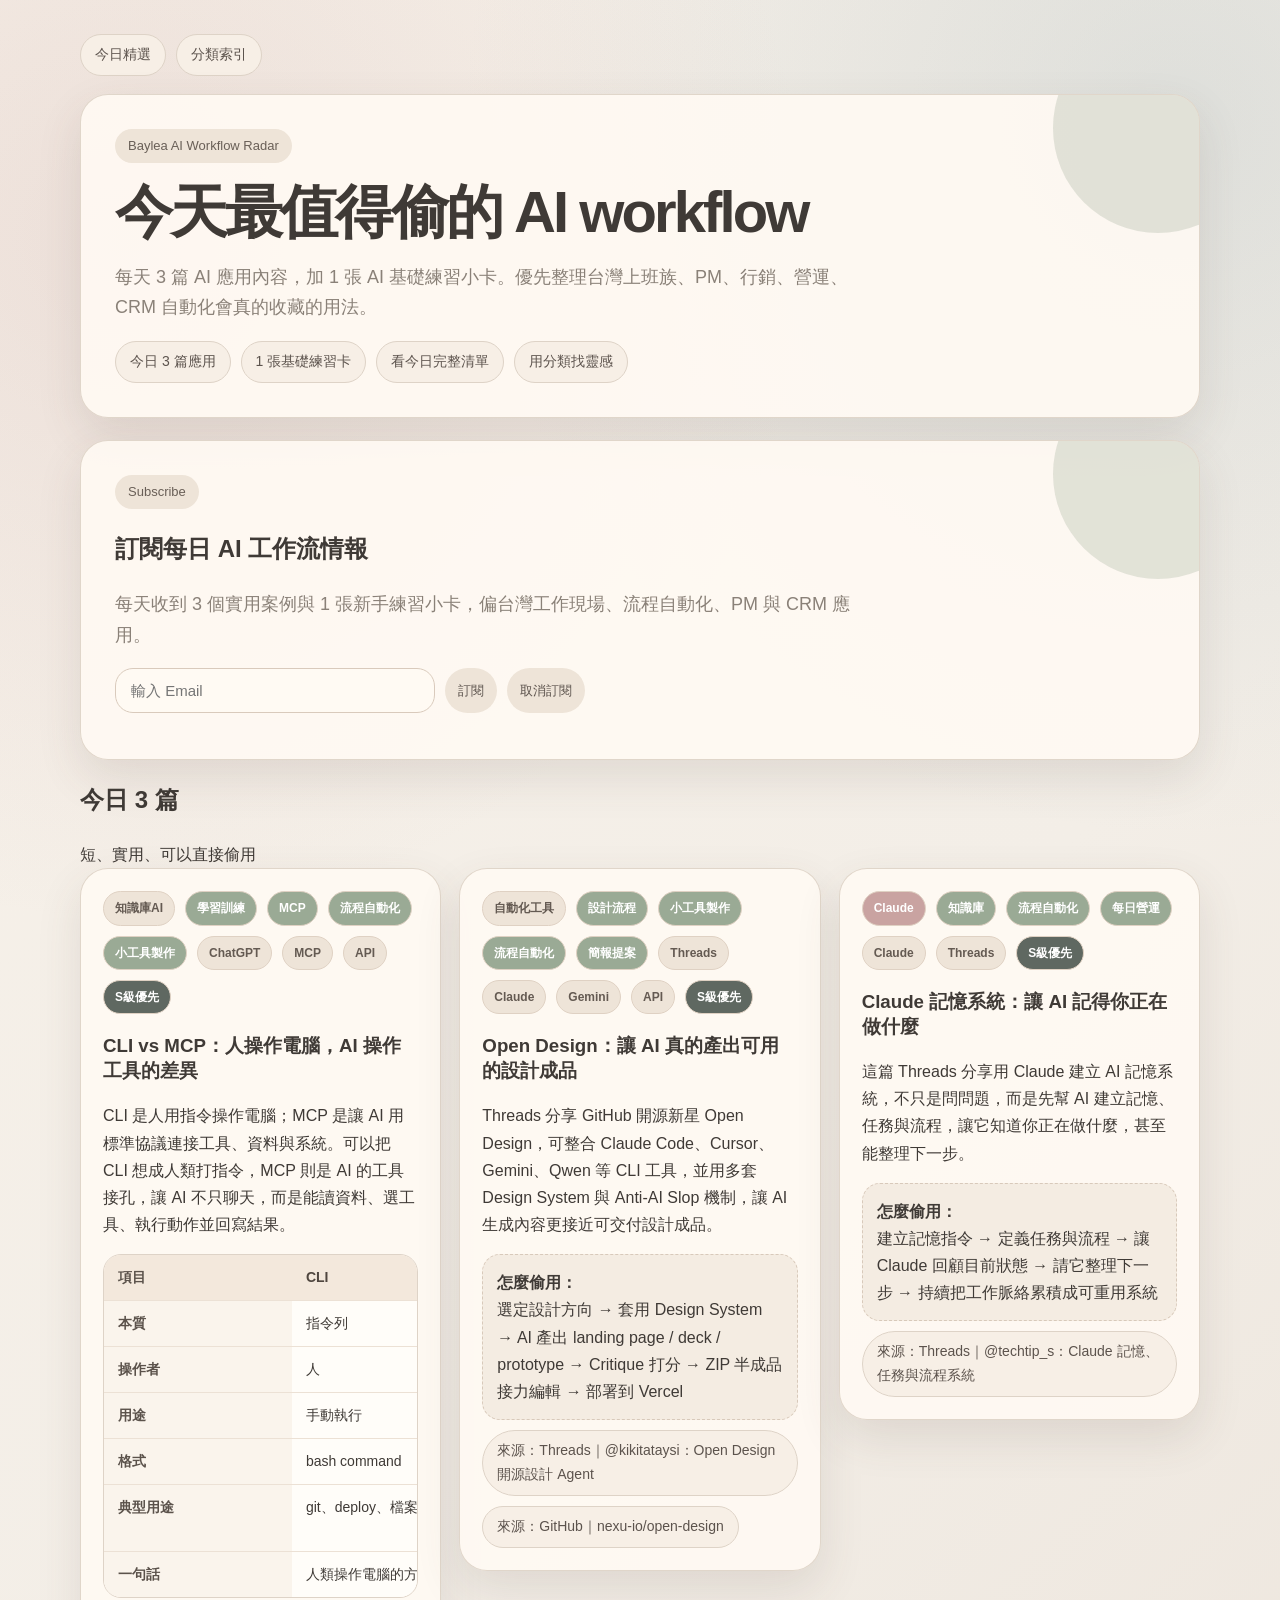
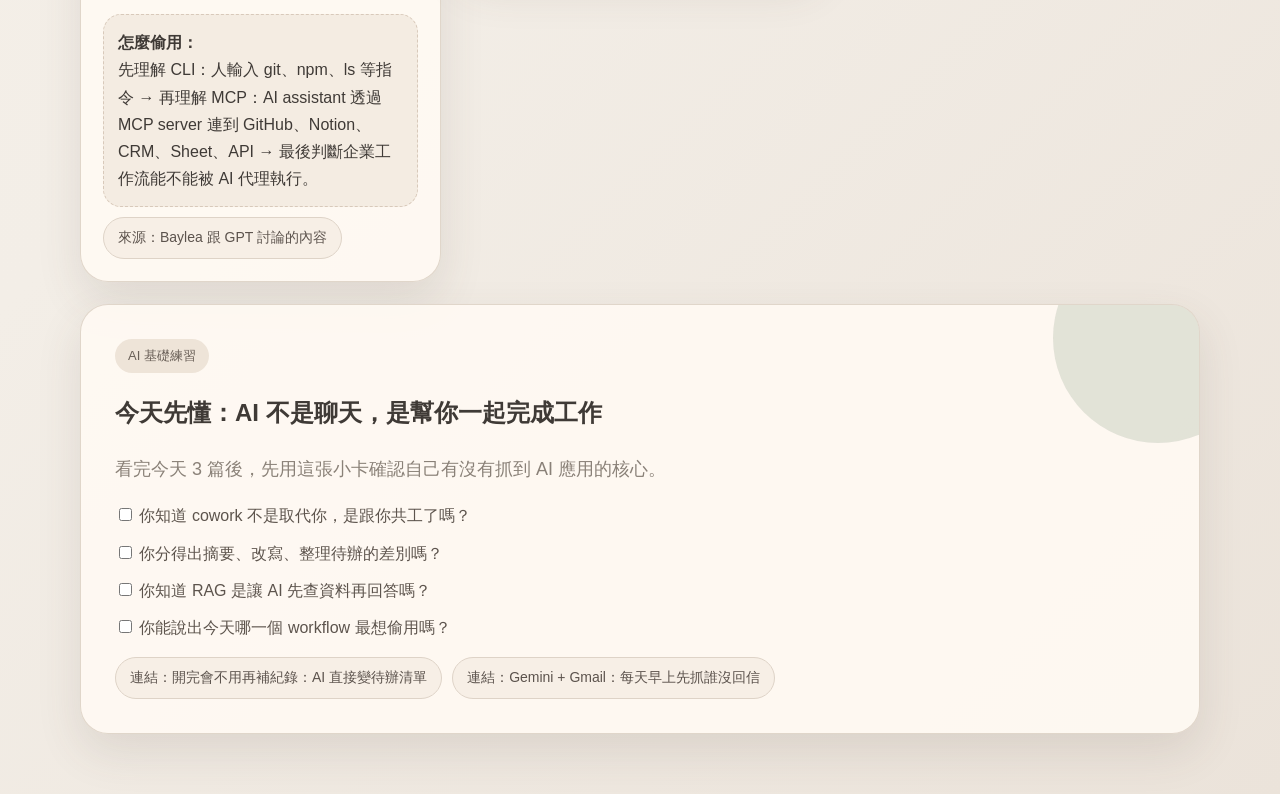
<file: index.html>
<!DOCTYPE html><html lang="zh-Hant"><head><meta charset="UTF-8"><meta name="viewport" content="width=device-width,initial-scale=1.0"><title>今天最值得偷的 AI workflow</title><link rel="stylesheet" href="assets/style.css"></head><body><main class="wrap"><nav class="nav"><a class="pill" href="index.html">今日精選</a><a class="pill" href="category.html">分類索引</a></nav><section class="hero"><div class="eyebrow">Baylea AI Workflow Radar</div><h1>今天最值得偷的 AI workflow</h1><p class="sub">每天 3 篇 AI 應用內容，加 1 張 AI 基礎練習小卡。優先整理台灣上班族、PM、行銷、營運、CRM 自動化會真的收藏的用法。</p><div class="meta"><span class="pill">今日 3 篇應用</span><span class="pill">1 張基礎練習卡</span><a class="pill" href="daily/2026-05-28.html">看今日完整清單</a><a class="pill" href="category.html">用分類找靈感</a></div></section><section class="hero" style="margin-top:22px"><div class="eyebrow">Subscribe</div><h2>訂閱每日 AI 工作流情報</h2><p class="sub">每天收到 3 個實用案例與 1 張新手練習小卡，偏台灣工作現場、流程自動化、PM 與 CRM 應用。</p><div class="meta"><input id="subscribeEmail" class="searchbar" style="max-width:320px;margin:0" placeholder="輸入 Email" /><button class="btn" onclick="submitSubscription('subscribe')">訂閱</button><button class="btn" onclick="submitSubscription('unsubscribe')">取消訂閱</button></div><div id="subscribeMessage" style="margin-top:12px;color:#8a8178"></div></section><div class="section-title"><h2>今日 3 篇</h2><span>短、實用、可以直接偷用</span></div><section id="latestGrid" class="grid"></section><div id="practiceHost"></div></main><script src="assets/config.js"></script><script src="assets/app.js"></script><script>renderLatest();</script></body></html>
</file>
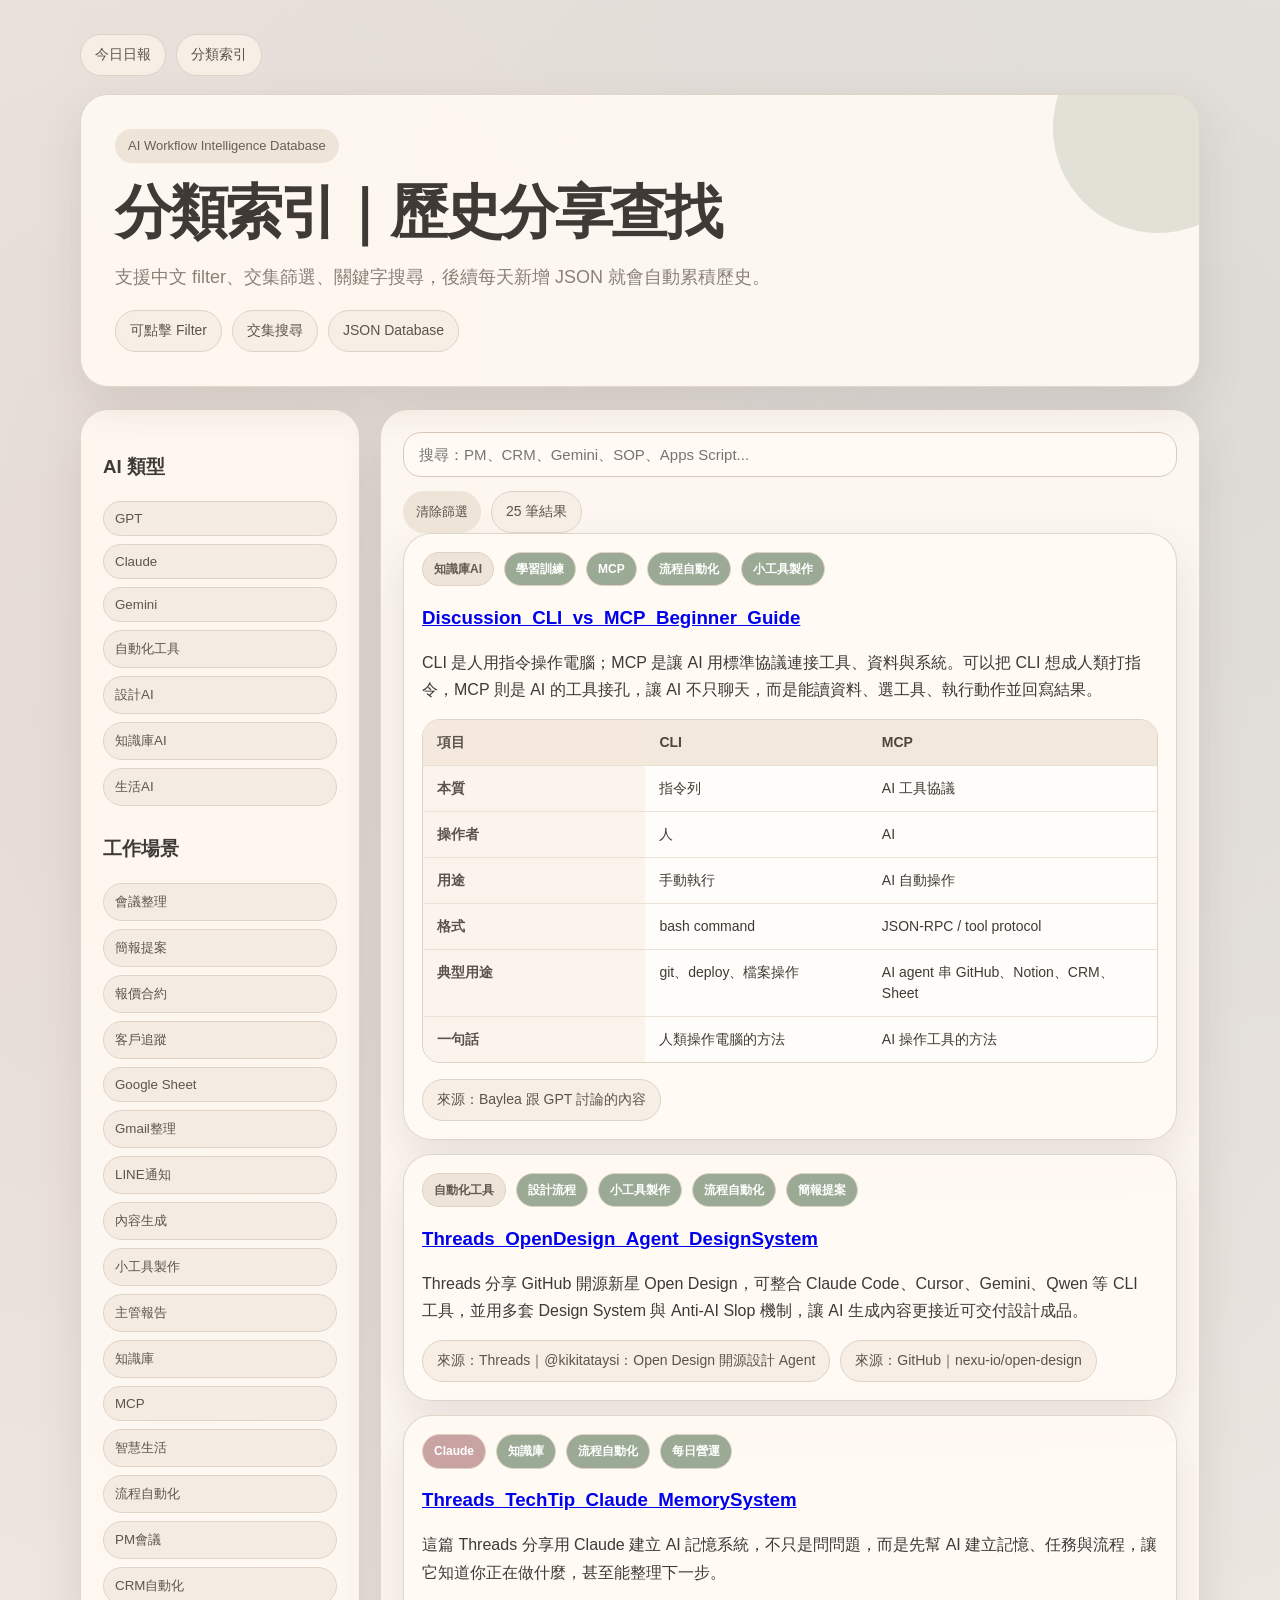
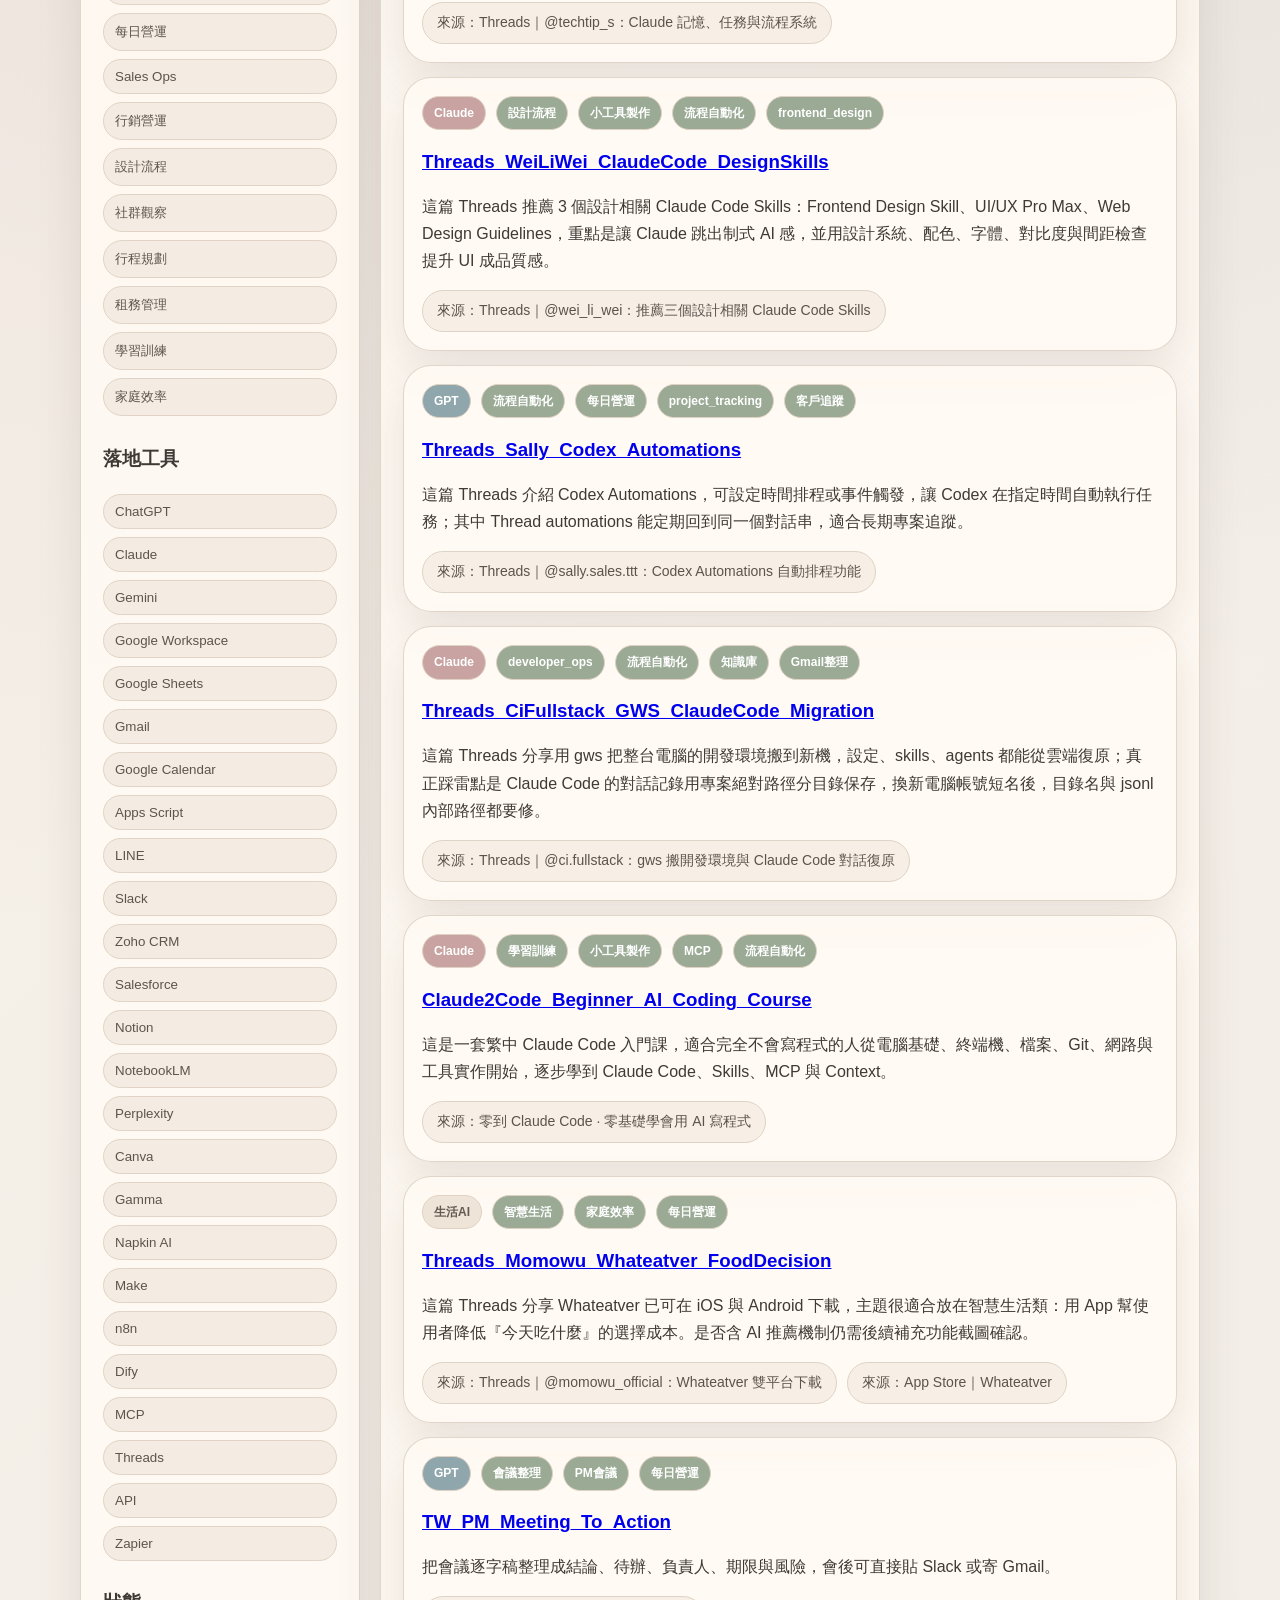
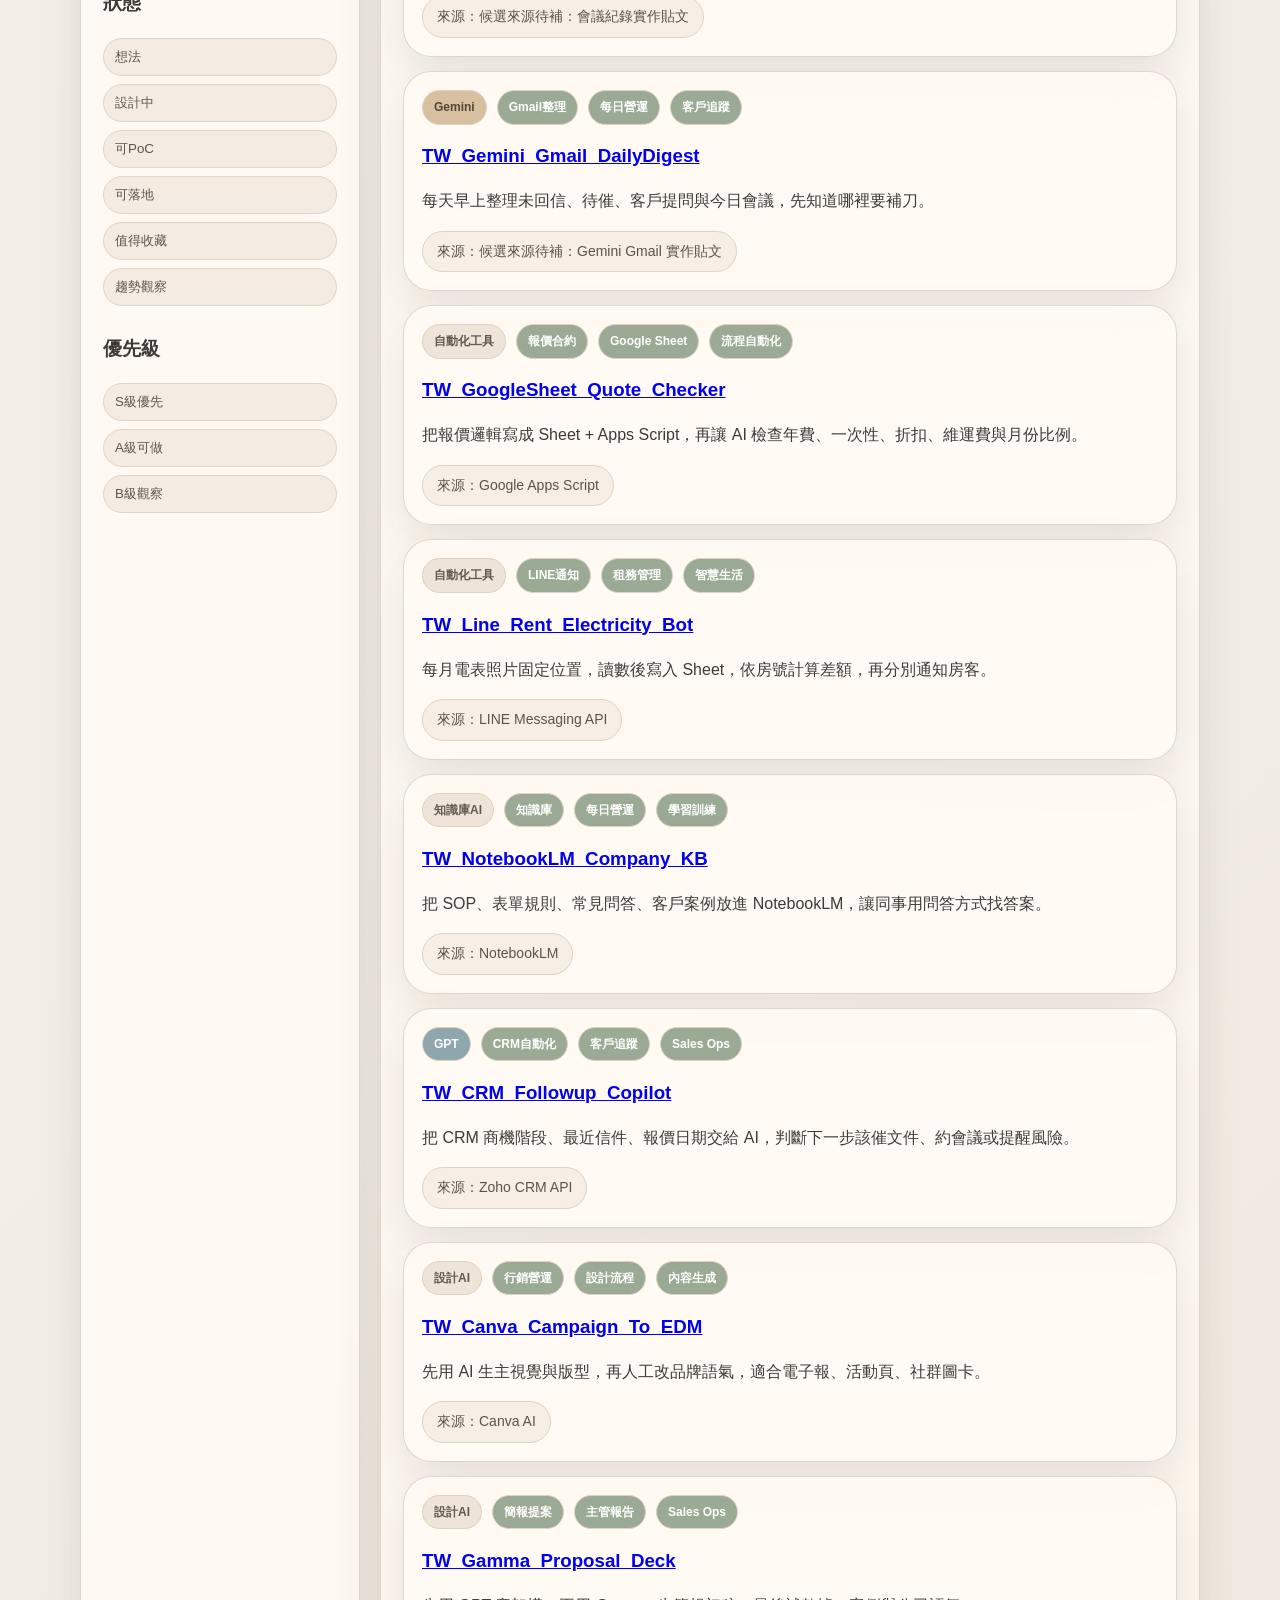
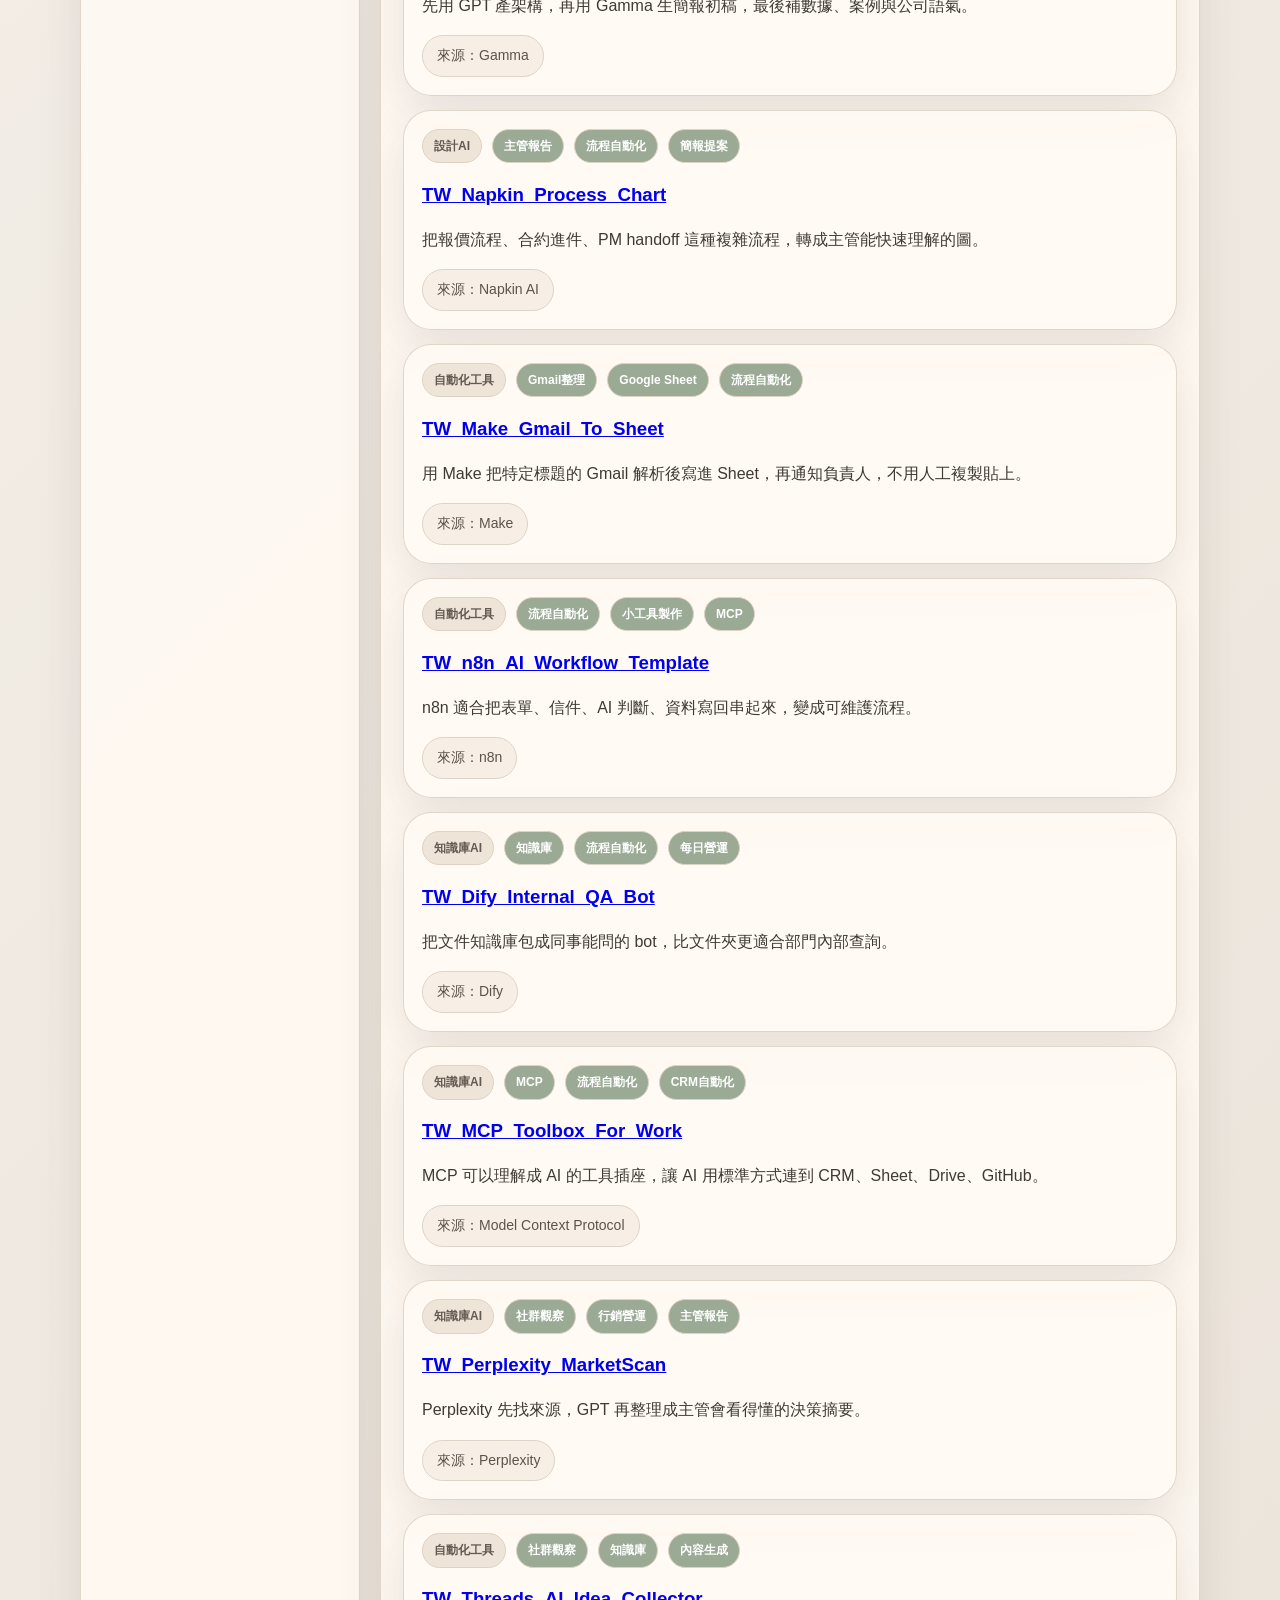
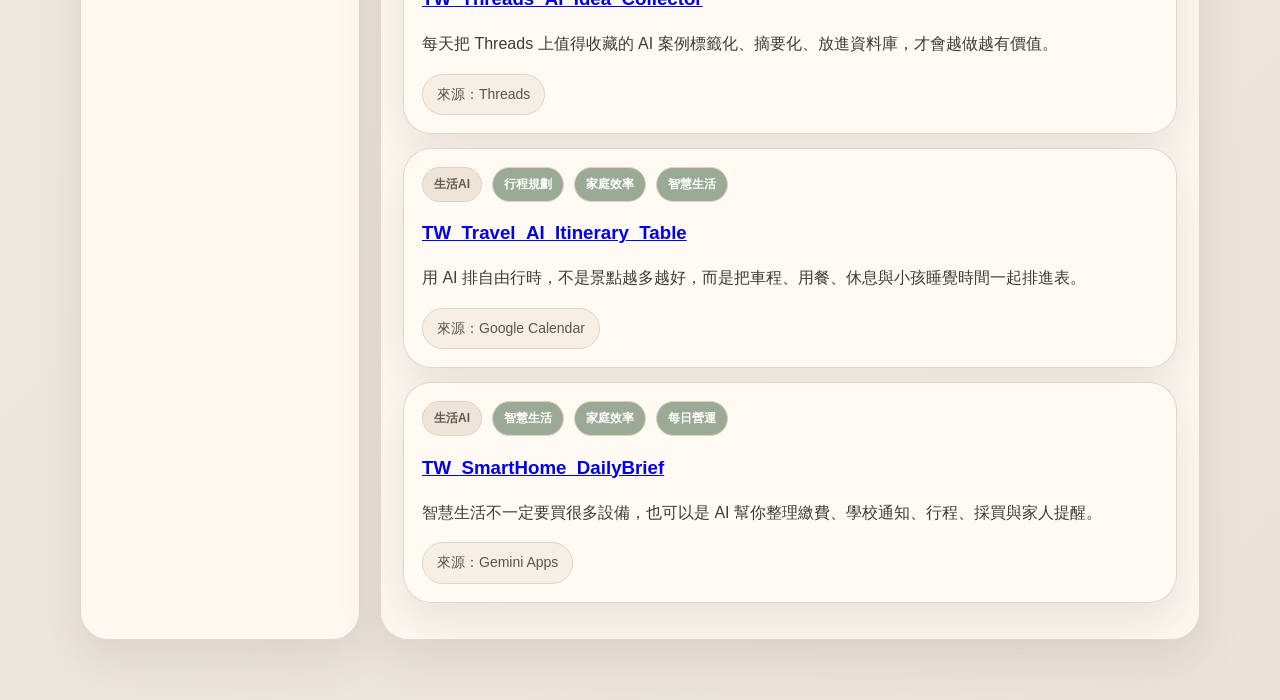
<file: category.html>
<!DOCTYPE html><html lang="zh-Hant"><head><meta charset="UTF-8"><meta name="viewport" content="width=device-width,initial-scale=1.0"><title>分類索引｜AI Application Trends</title><link rel="stylesheet" href="assets/style.css"></head><body><main class="wrap"><nav class="nav"><a class="pill" href="index.html">今日日報</a><a class="pill" href="category.html">分類索引</a></nav><section class="hero"><div class="eyebrow">AI Workflow Intelligence Database</div><h1>分類索引｜歷史分享查找</h1><p class="sub">支援中文 filter、交集篩選、關鍵字搜尋，後續每天新增 JSON 就會自動累積歷史。</p><div class="meta"><span class="pill">可點擊 Filter</span><span class="pill">交集搜尋</span><span class="pill">JSON Database</span></div></section><button id="mobileFilterTrigger" class="mobile-filter-trigger" type="button"><span id="mobileFilterLabel">分類：全部</span><span class="mobile-filter-arrow">▼</span></button><div id="filterOverlay" class="filter-overlay"></div><section id="filterBottomSheet" class="filter-bottom-sheet" aria-hidden="true"><div class="filter-sheet-handle"></div><div class="filter-sheet-header"><div><div class="filter-sheet-title">選擇分類</div><div id="filterSheetSummary" class="filter-sheet-summary">目前：全部</div></div><button id="filterSheetClose" class="filter-sheet-close" type="button" aria-label="關閉分類選單">×</button></div><div id="filterSheetOptions" class="filter-sheet-options"></div></section><section class="layout"><aside id="filterPanel" class="sidebar"></aside><section class="results"><input id="searchInput" class="searchbar" placeholder="搜尋：PM、CRM、Gemini、SOP、Apps Script..." /><div class="active-bar"><button id="clearBtn" class="btn">清除篩選</button><span id="resultCount" class="pill"></span></div><div id="results"></div></section></section></main><script src="assets/app.js"></script><script>renderCategory();</script></body></html>
</file>
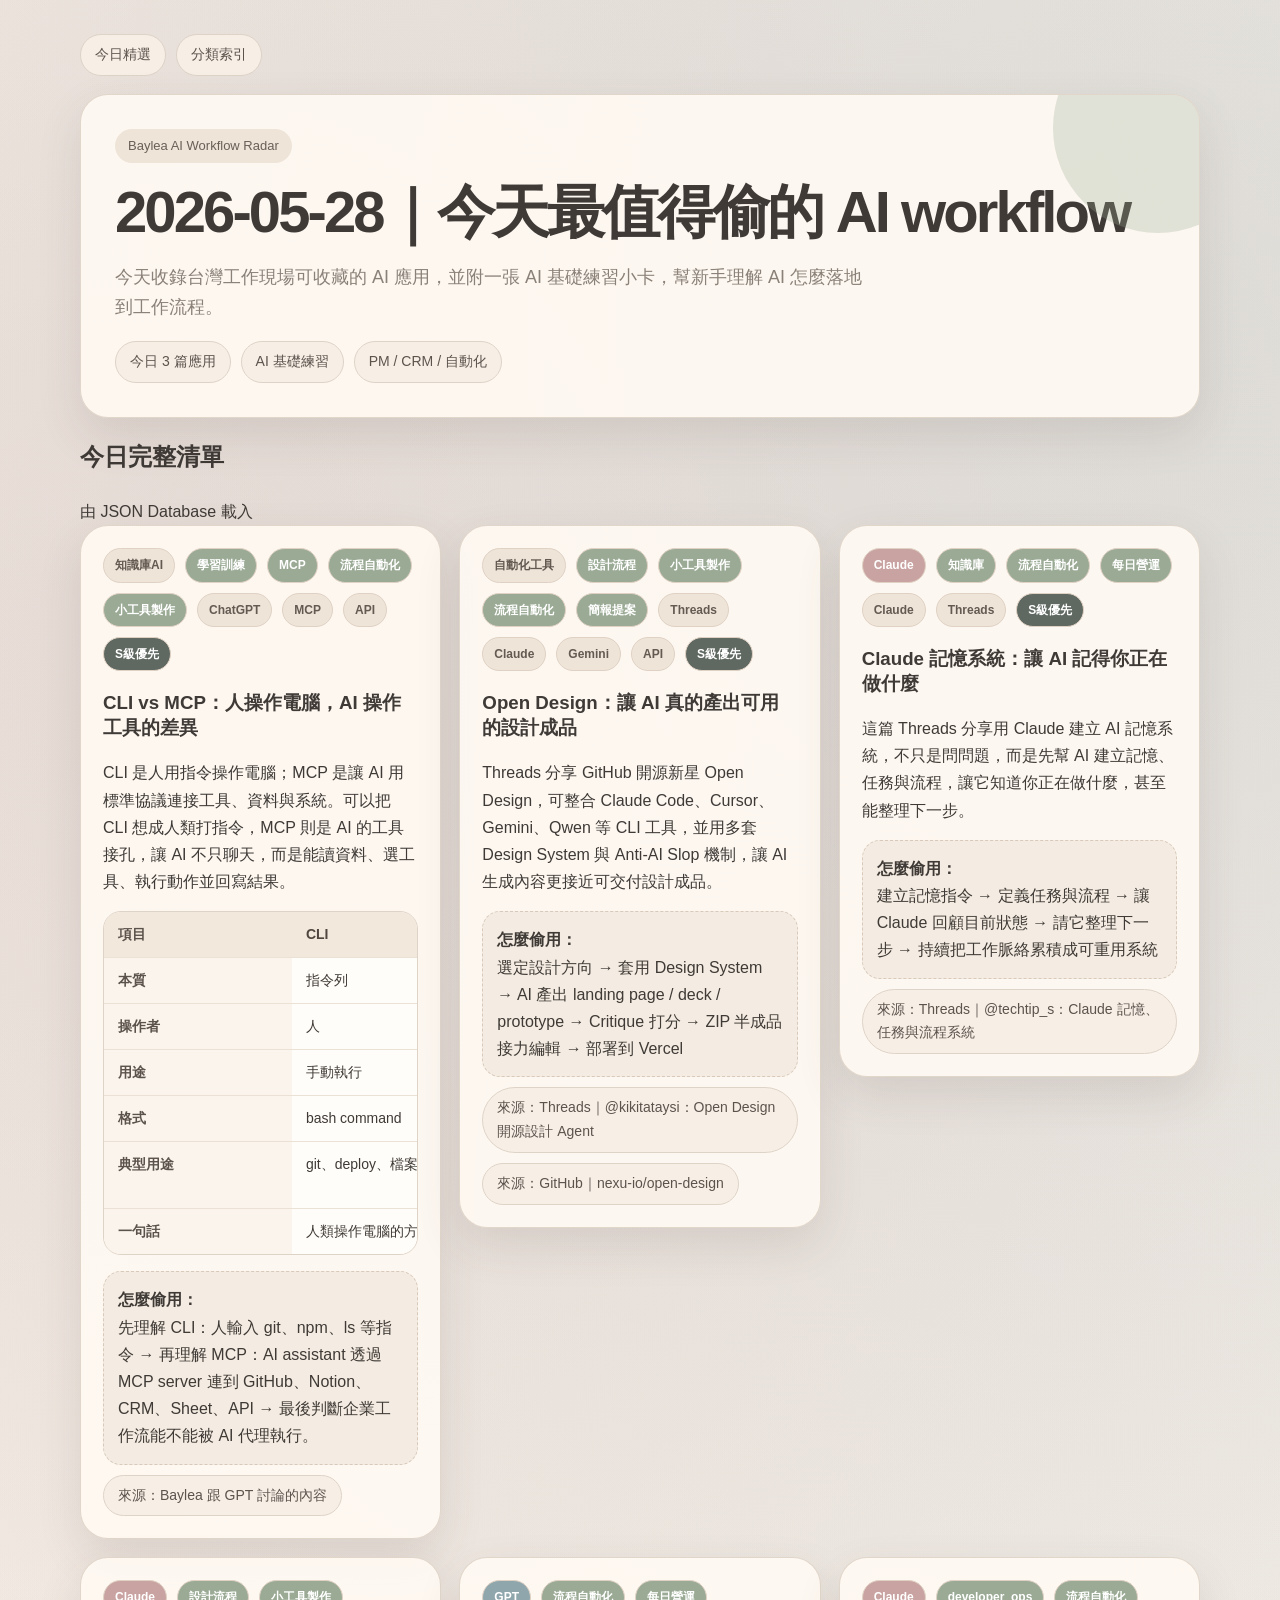
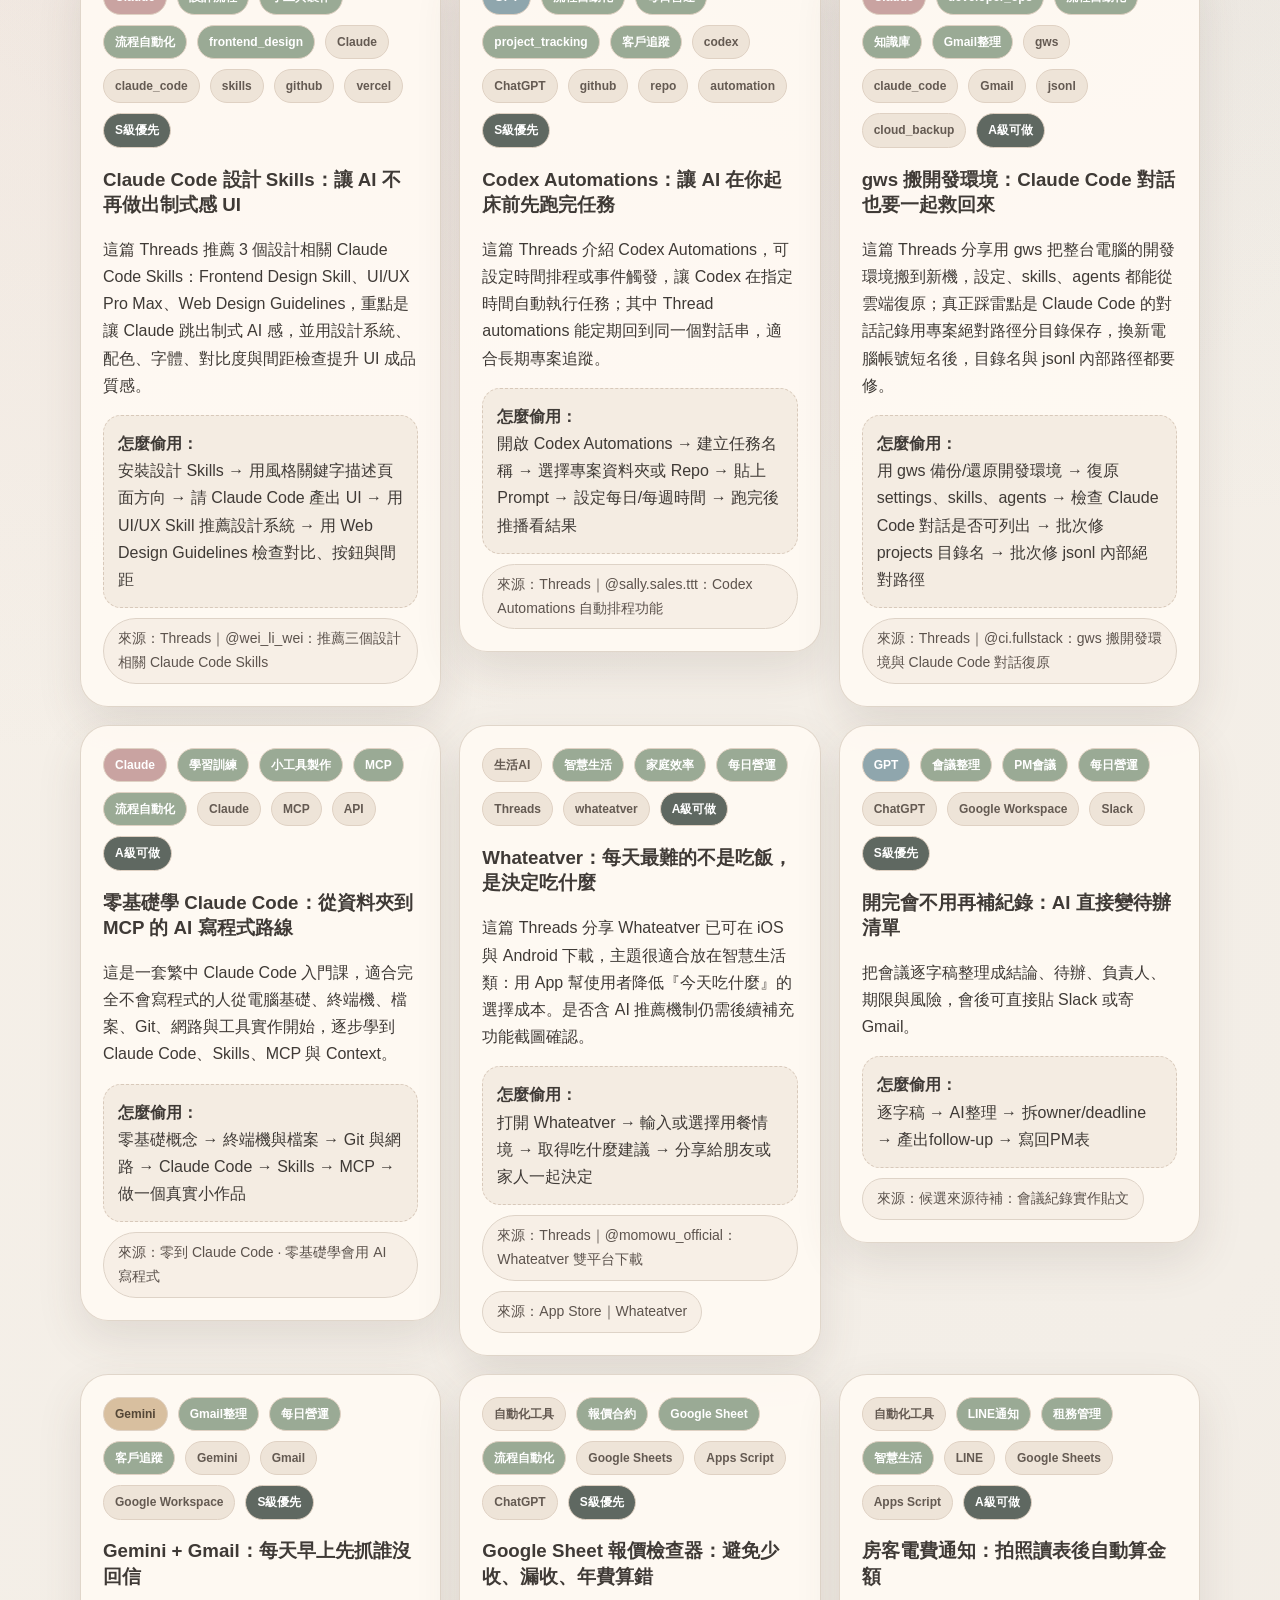
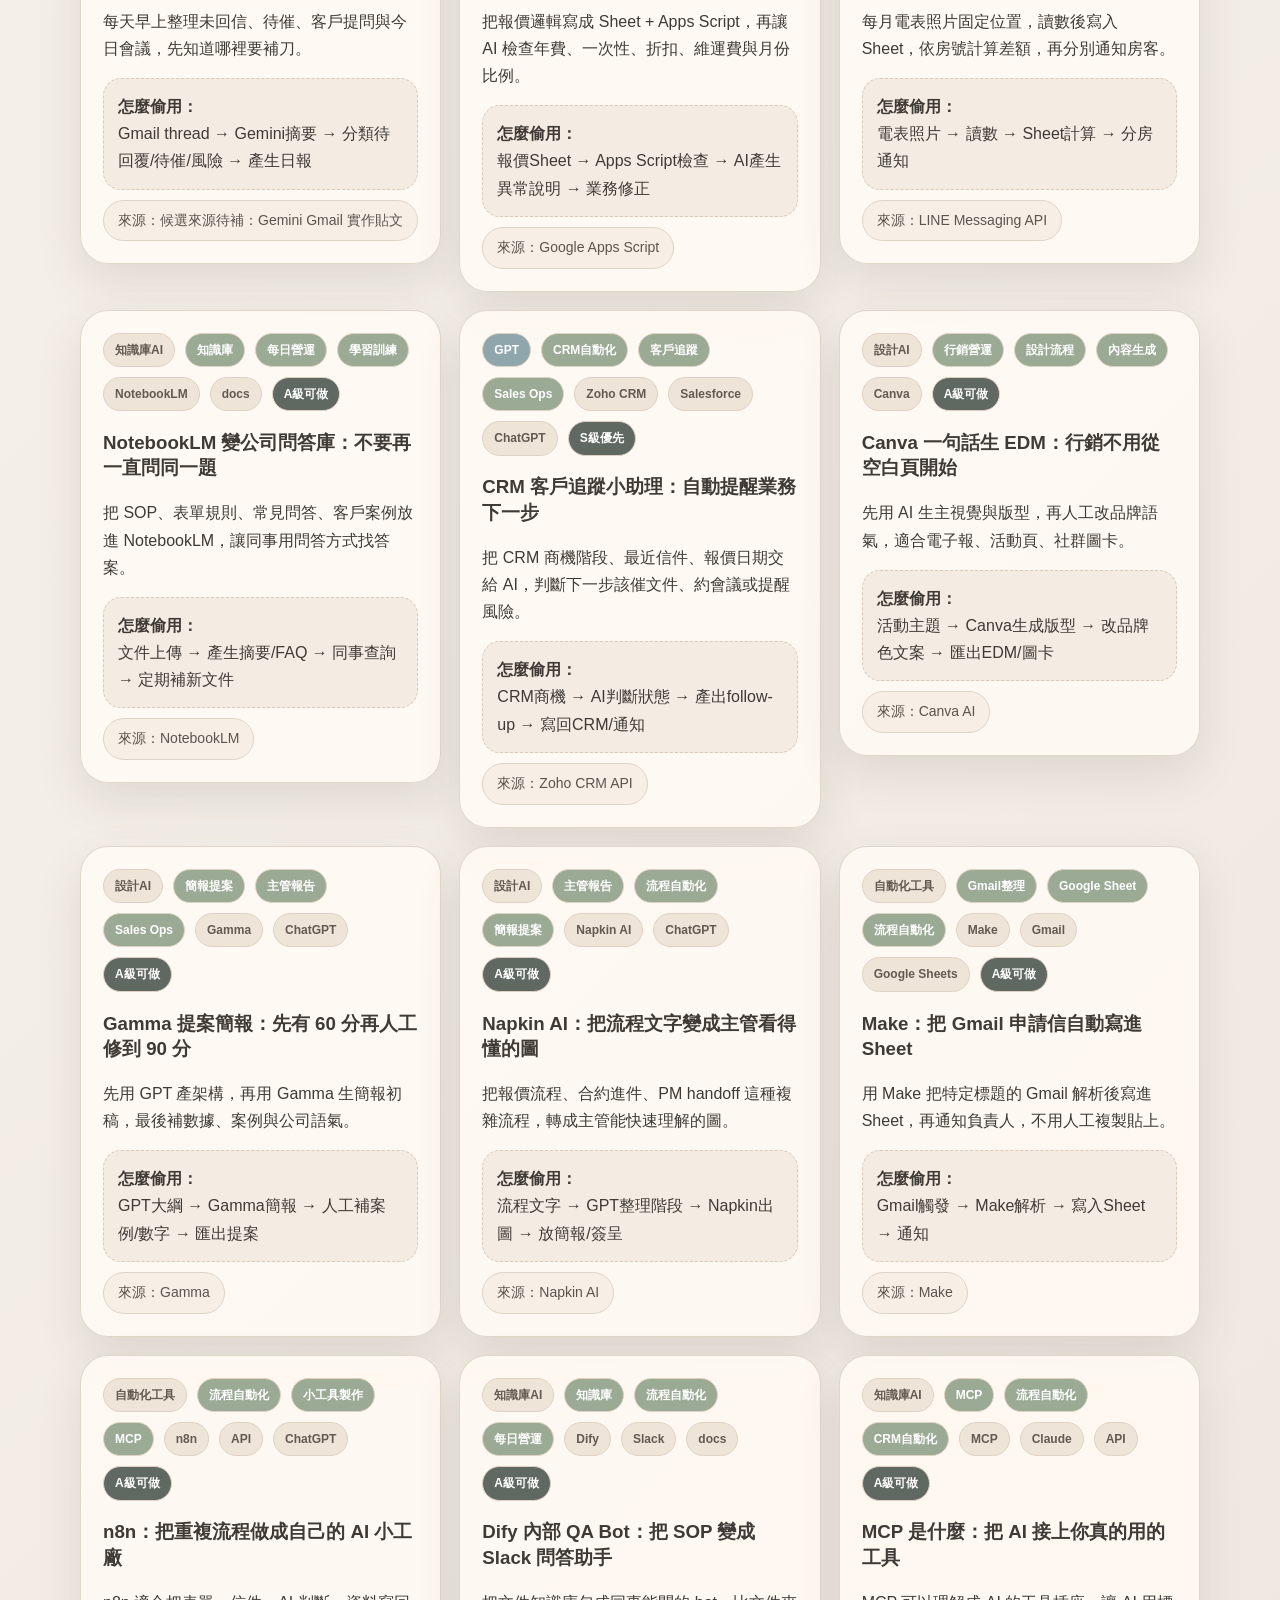
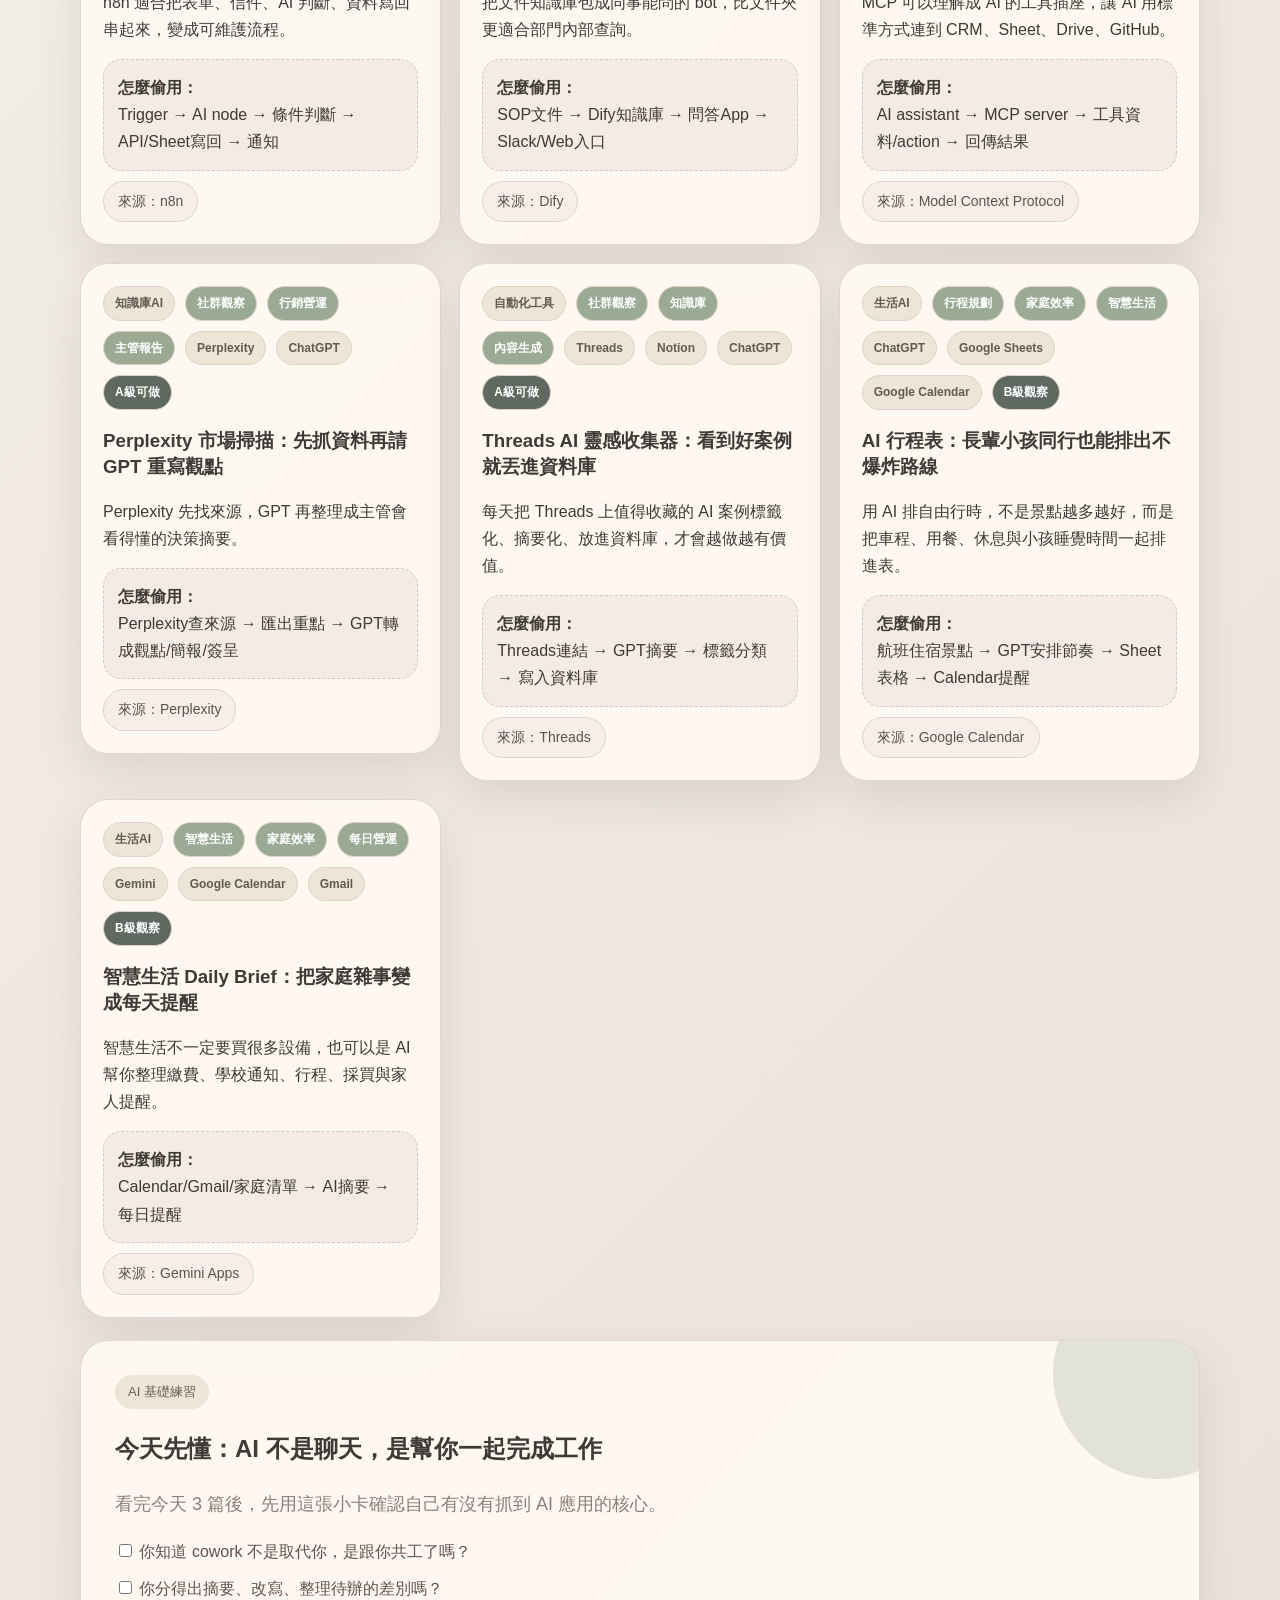
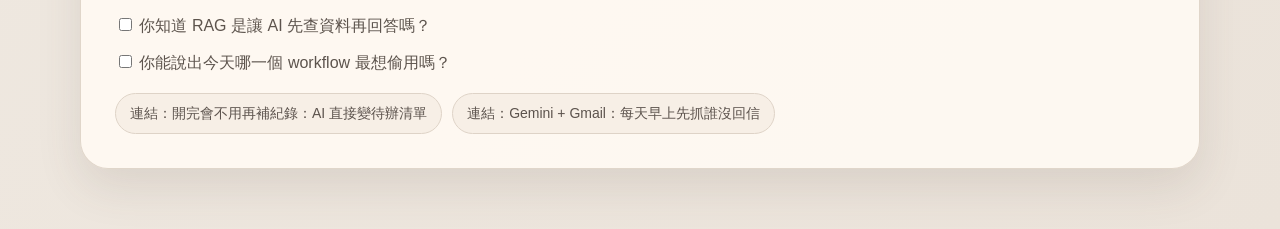
<file: daily/2026-05-28.html>
<!DOCTYPE html><html lang="zh-Hant"><head><meta charset="UTF-8"><meta name="viewport" content="width=device-width,initial-scale=1.0"><title>今天最值得偷的 AI workflow｜2026-05-28</title><link rel="stylesheet" href="../assets/style.css"></head><body><main class="wrap"><nav class="nav"><a class="pill" href="../index.html">今日精選</a><a class="pill" href="../category.html">分類索引</a></nav><section class="hero"><div class="eyebrow">Baylea AI Workflow Radar</div><h1>2026-05-28｜今天最值得偷的 AI workflow</h1><p class="sub">今天收錄台灣工作現場可收藏的 AI 應用，並附一張 AI 基礎練習小卡，幫新手理解 AI 怎麼落地到工作流程。</p><div class="meta"><span class="pill">今日 3 篇應用</span><span class="pill">AI 基礎練習</span><span class="pill">PM / CRM / 自動化</span></div></section><div class="section-title"><h2>今日完整清單</h2><span>由 JSON Database 載入</span></div><section id="dailyGrid" class="grid"></section><div id="practiceHost"></div></main><script src="../assets/app.js"></script><script>renderDaily('2026-05-28');</script></body></html>
</file>
<file: assets/style.css>
:root{--bg:#f3eee7;--paper:#fffaf3;--ink:#3f3a36;--muted:#8a8178;--line:#ded3c7;--sage:#9aaa95;--blue:#8fa6ad;--rose:#c9a3a1;--sand:#d8bf9f;--deep:#5f6861;--shadow:0 18px 45px rgba(82,69,58,.12)}*{box-sizing:border-box}body{margin:0;font-family:-apple-system,BlinkMacSystemFont,"Segoe UI","Noto Sans TC","PingFang TC",sans-serif;background:radial-gradient(circle at 10% 10%,rgba(201,163,161,.22),transparent 28%),radial-gradient(circle at 92% 5%,rgba(143,166,173,.22),transparent 28%),linear-gradient(135deg,#f7f1e9 0%,var(--bg) 52%,#ebe3da 100%);color:var(--ink);line-height:1.7;overflow-x:hidden}.wrap{width:min(1120px,calc(100% - 32px));margin:0 auto;padding:34px 0 60px}.hero,.sidebar,.results,.card,.result-card{background:rgba(255,250,243,.9);border:1px solid rgba(222,211,199,.92);box-shadow:var(--shadow);border-radius:28px;width:100%;max-width:100%}.hero{padding:34px;position:relative;overflow:hidden}.hero:after{content:"";position:absolute;width:210px;height:210px;right:-64px;top:-72px;background:rgba(154,170,149,.28);border-radius:50%}.eyebrow,.pill,.tag,.filter{display:inline-flex;align-items:center;border-radius:999px}.eyebrow{padding:6px 13px;background:#eee4d8;color:#695f57;font-size:13px}.pill{padding:8px 14px;font-size:14px;background:#f7efe6;border:1px solid var(--line);color:#5c534d;text-decoration:none;max-width:100%;overflow-wrap:anywhere}.meta .pill{white-space:normal}.tag{max-width:100%;white-space:normal}h1{margin:18px 0 10px;font-size:clamp(30px,5.5vw,58px);line-height:1.08;letter-spacing:-.05em}.sub{max-width:760px;color:var(--muted);font-size:18px}.nav,.meta,.top-tags,.active-bar{display:flex;gap:10px;flex-wrap:wrap}.nav{margin-bottom:18px}.layout{display:grid;grid-template-columns:280px minmax(0,1fr);gap:20px;margin-top:22px}.sidebar,.results,.card{padding:22px}.results,.result-card,.card{min-width:0;overflow:hidden}.grid{display:grid;grid-template-columns:repeat(auto-fit,minmax(320px,1fr));gap:18px;align-items:start}.tag{padding:6px 11px;font-size:12px;font-weight:700;background:#eee4d8;color:#645a52;border:1px solid #dfd1c3}.tag.gpt{background:var(--blue);color:#fff}.tag.claude{background:var(--rose);color:#fff}.tag.gemini{background:var(--sand);color:#534636}.tag.scene{background:var(--sage);color:#fff}.tag.priority{background:var(--deep);color:#fff}.workflow{background:#f4ece2;border-radius:18px;padding:14px;margin:10px 0;border:1px dashed #d8c9ba}.compare-table{margin:16px 0;border-radius:18px;overflow:auto;border:1px solid #ded3c7;background:#fffdf9;width:100%}.compare-row{display:grid;grid-template-columns:1fr 1fr 1.3fr;border-bottom:1px solid #ece1d5;min-width:620px}.compare-row:last-child{border-bottom:none}.compare-row span{padding:12px 14px;font-size:14px;line-height:1.5;overflow-wrap:anywhere}.compare-head{background:#f3e8dc;font-weight:700}.compare-head span{color:#4f463f}.compare-row span:first-child{font-weight:700;color:#5b524b;background:rgba(243,232,220,.45)}.filter{width:100%;justify-content:space-between;padding:9px 11px;margin-bottom:8px;background:#f4ece2;border:1px solid #e1d4c6;color:#5d544d;cursor:pointer}.filter.active{background:var(--deep);color:#fff}.searchbar{width:100%;border:1px solid #d9cabc;border-radius:18px;padding:13px 15px;background:#fffaf3;font-size:15px;margin-bottom:14px}.result-card{padding:18px;margin-bottom:14px}.result-card h3,.card h3{line-height:1.35}.result-card h3 a,.card h3 a{overflow-wrap:anywhere;word-break:break-word}.result-card p,.card p,.workflow{overflow-wrap:anywhere}.btn{border:none;border-radius:999px;background:#eee4d8;color:#5c534d;padding:9px 13px;cursor:pointer}.mobile-filter-trigger,.filter-overlay,.filter-bottom-sheet{display:none}@media(max-width:880px){.wrap{width:min(100% - 28px,720px);padding-top:28px}.grid,.layout{grid-template-columns:minmax(0,1fr)}.hero{padding:28px}.sidebar{display:none}.results{padding:18px;border-radius:26px}.result-card{padding:16px;border-radius:24px}.result-card h3{font-size:22px;margin:18px 0 12px}.compare-table{border-radius:16px}.compare-row{grid-template-columns:.9fr 1fr 1.1fr;min-width:560px}.compare-row span{padding:10px 10px;font-size:13px}.mobile-filter-trigger{display:flex;align-items:center;justify-content:space-between;width:100%;margin-top:18px;padding:14px 18px;border-radius:20px;border:1px solid #ded3c7;background:rgba(255,250,243,.95);box-shadow:var(--shadow);font-size:15px;font-weight:700;color:#4d463f}.mobile-filter-arrow{font-size:13px;color:#8a8178}.filter-overlay{position:fixed;inset:0;background:rgba(38,31,25,.38);backdrop-filter:blur(2px);z-index:50}.filter-overlay.open{display:block}.filter-bottom-sheet{position:fixed;left:0;right:0;bottom:0;background:#fffaf3;border-radius:28px 28px 0 0;padding:14px 18px 28px;z-index:60;transform:translateY(100%);transition:transform .28s ease;max-height:78vh;overflow-y:auto;box-shadow:0 -10px 40px rgba(0,0,0,.18)}.filter-bottom-sheet.open{display:block;transform:translateY(0)}.filter-sheet-handle{width:48px;height:5px;border-radius:999px;background:#d9cabc;margin:4px auto 16px}.filter-sheet-header{display:flex;justify-content:space-between;align-items:flex-start;margin-bottom:18px}.filter-sheet-title{font-size:20px;font-weight:800;color:#403933}.filter-sheet-summary{font-size:13px;color:#8a8178;margin-top:4px}.filter-sheet-close{width:36px;height:36px;border:none;border-radius:999px;background:#f0e5d8;color:#5d544d;font-size:22px;line-height:1;cursor:pointer}}
</file>
